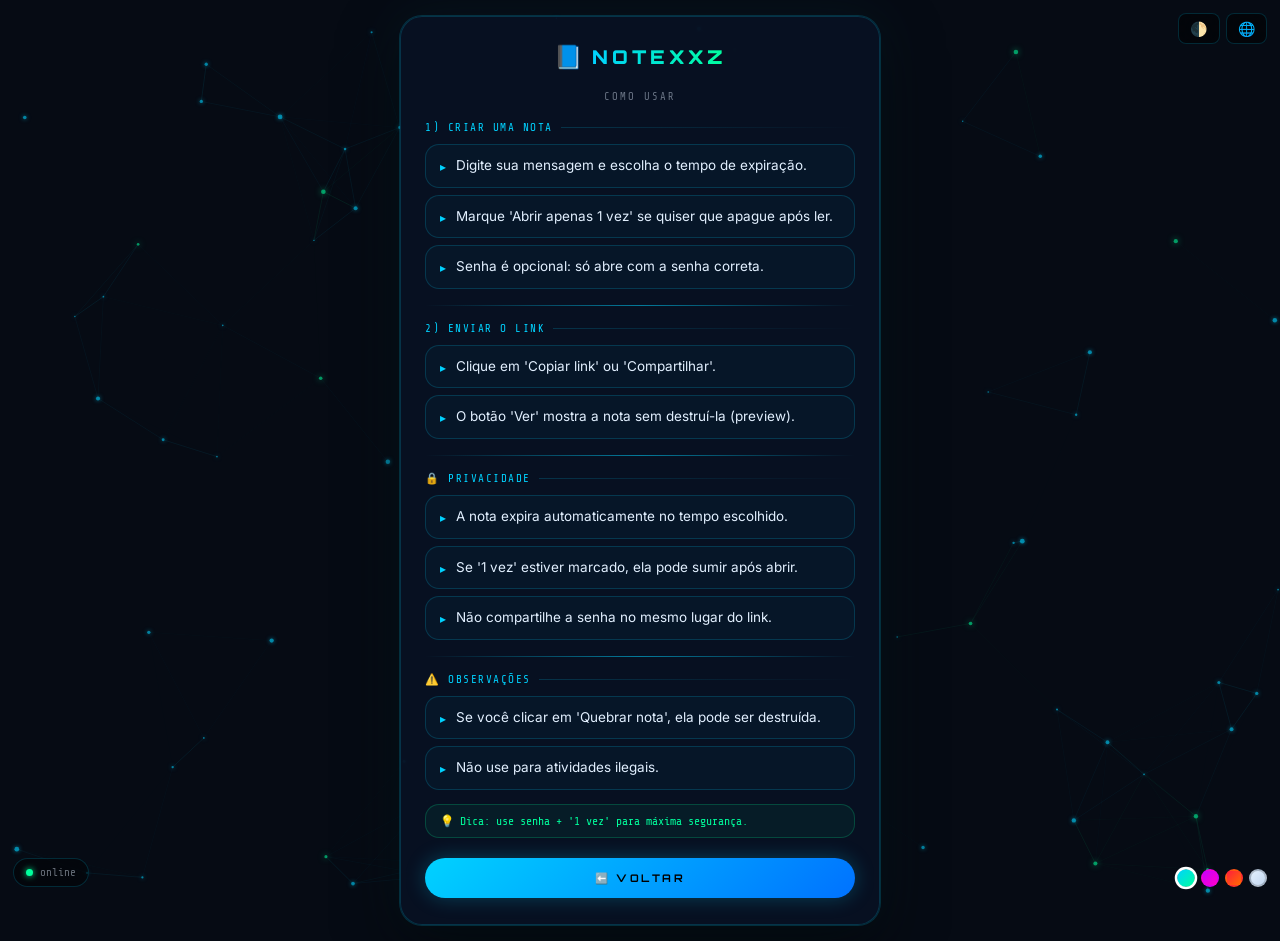
<file: como-usar.html>
<!DOCTYPE html>
<html lang="pt-BR">
<head>
<meta charset="UTF-8">
<title>Como usar • Notexxz</title>
<meta name="viewport" content="width=device-width,initial-scale=1">
<meta name="description" content="Aprenda a usar o Notexxz — mensagens secretas que se autodestroem.">
<link rel="icon" href="data:image/svg+xml,<svg xmlns='http://www.w3.org/2000/svg' viewBox='0 0 100 100'><text y='.9em' font-size='90'>🔐</text></svg>">
<link rel="preconnect" href="https://fonts.googleapis.com">
<link rel="preconnect" href="https://fonts.gstatic.com" crossorigin>
<link href="https://fonts.googleapis.com/css2?family=Orbitron:wght@900&family=Share+Tech+Mono&family=Inter:wght@400;600&display=swap" rel="stylesheet">
<style>
:root{
  --bg:#060b14;--sf:rgba(8,18,36,.88);
  --b:rgba(0,210,255,.18);--bh:rgba(0,210,255,.55);
  --n:#00d2ff;--n2:#00ff9d;--n3:#ff2d6e;
  --t:#e2f0ff;--td:rgba(226,240,255,.45);
}
body.light{
  --bg:#f0f4fa;--sf:rgba(255,255,255,.93);
  --b:rgba(0,100,190,.18);--bh:rgba(0,100,190,.5);
  --n:#006fc2;--n2:#009a60;--n3:#d4003a;
  --t:#0a1628;--td:rgba(10,22,40,.45);
}
body.theme-purple{
  --bg:#0d0614;--sf:rgba(20,8,36,.9);
  --b:rgba(180,0,255,.2);--bh:rgba(180,0,255,.6);
  --n:#c800ff;--n2:#ff00c8;--n3:#ff2d6e;
  --t:#f0e2ff;--td:rgba(240,226,255,.45);
}
body.theme-red{
  --bg:#140608;--sf:rgba(36,8,10,.9);
  --b:rgba(255,30,60,.2);--bh:rgba(255,30,60,.6);
  --n:#ff1e3c;--n2:#ff6b00;--n3:#ff2d6e;
  --t:#ffe2e6;--td:rgba(255,226,230,.45);
}
/* seletor de tema */
.theme-picker{display:flex;gap:6px;align-items:center;justify-content:center}
.theme-dot{
  width:18px;height:18px;border-radius:50%;cursor:pointer;border:2px solid transparent;
  transition:transform .2s,border-color .2s;flex-shrink:0;
}
.theme-dot:hover,.theme-dot.active{transform:scale(1.25);border-color:#fff}
.theme-dot.cyan{background:linear-gradient(135deg,#00d2ff,#00ff9d)}
.theme-dot.purple{background:linear-gradient(135deg,#c800ff,#ff00c8)}
.theme-dot.red{background:linear-gradient(135deg,#ff1e3c,#ff6b00)}
.theme-dot.light-d{background:linear-gradient(135deg,#e2f0ff,#c3d8f0);border-color:rgba(0,0,0,.2)}
*,*::before,*::after{box-sizing:border-box;margin:0;padding:0}
body{
  font-family:'Inter',sans-serif;background:var(--bg);color:var(--t);
  min-height:100dvh;display:flex;align-items:center;justify-content:center;
  padding:16px;transition:background .35s,color .35s;overflow-x:hidden;
}
#rain{position:fixed;inset:0;pointer-events:none;z-index:0}

/* card — idêntico ao index */
.box{
  position:relative;z-index:2;background:var(--sf);border:1px solid var(--b);
  border-radius:22px;padding:26px 24px;max-width:480px;width:100%;
  backdrop-filter:blur(20px);-webkit-backdrop-filter:blur(20px);
  box-shadow:0 0 0 1px var(--b),0 0 50px rgba(0,210,255,.05),0 24px 60px rgba(0,0,0,.55);
  opacity:0;transform:translateY(14px);
  transition:opacity .38s ease,transform .38s ease,border-color .25s,box-shadow .3s ease;
}
.box.show{opacity:1;transform:none}
.box:hover{
  border-color:var(--bh);
  box-shadow:0 0 0 1px var(--bh),0 0 60px rgba(0,210,255,.09),0 24px 60px rgba(0,0,0,.55);
}

/* logo */
.logo{display:flex;align-items:center;justify-content:center;gap:9px;margin-bottom:20px}
.logo-icon{font-size:23px;animation:glow 3s ease-in-out infinite}
@keyframes glow{0%,100%{filter:drop-shadow(0 0 5px var(--n))}50%{filter:drop-shadow(0 0 13px var(--n))}}
.logo-text{
  font-family:'Orbitron',sans-serif;font-size:19px;font-weight:900;
  letter-spacing:4px;text-transform:uppercase;
  background:linear-gradient(90deg,var(--n),var(--n2));
  -webkit-background-clip:text;-webkit-text-fill-color:transparent;background-clip:text;
}

/* page title */
.page-title{
  font-family:'Share Tech Mono',monospace;font-size:10.5px;
  letter-spacing:2px;text-transform:uppercase;color:var(--td);
  margin-bottom:18px;text-align:center;
}

/* divider */
.divider{height:1px;background:linear-gradient(90deg,transparent,var(--bh),transparent);margin:16px 0}

/* sections */
.section-title{
  display:flex;align-items:center;gap:8px;
  font-family:'Share Tech Mono',monospace;font-size:11px;
  letter-spacing:1.5px;text-transform:uppercase;
  color:var(--n);margin-bottom:10px;
}
.section-title span{
  flex:1;height:1px;background:linear-gradient(90deg,var(--b),transparent);
}
ul{list-style:none;display:flex;flex-direction:column;gap:7px}
ul li{
  display:flex;gap:10px;align-items:flex-start;
  font-size:13.5px;line-height:1.6;color:var(--t);
  padding:10px 14px;
  background:rgba(0,210,255,.03);
  border:1px solid var(--b);
  border-radius:14px;
  transition:border-color .2s,background .2s;
}
ul li:hover{border-color:var(--bh);background:rgba(0,210,255,.06)}
ul li::before{
  content:'▸';color:var(--n);font-size:12px;
  margin-top:2px;flex-shrink:0;
}
body.light ul li{background:rgba(0,100,190,.03)}
body.light ul li:hover{background:rgba(0,100,190,.07)}
body.theme-purple ul li{background:rgba(180,0,255,.03)}
body.theme-purple ul li:hover{background:rgba(180,0,255,.08);border-color:rgba(180,0,255,.5)}
body.theme-red ul li{background:rgba(255,30,60,.03)}
body.theme-red ul li:hover{background:rgba(255,30,60,.08);border-color:rgba(255,30,60,.5)}

/* tip badge */
.tip{
  display:inline-flex;align-items:center;gap:6px;
  margin-top:14px;padding:9px 14px;
  background:rgba(0,255,157,.05);border:1px solid rgba(0,255,157,.2);
  border-radius:14px;font-family:'Share Tech Mono',monospace;
  font-size:11.5px;color:var(--n2);width:100%;
}

/* buttons */
button{
  width:100%;padding:12px 16px;border:none;border-radius:50px;
  font-family:'Inter',sans-serif;font-size:14px;font-weight:600;cursor:pointer;
  position:relative;overflow:hidden;
  transition:transform .22s cubic-bezier(.34,1.56,.64,1),box-shadow .22s ease,border-color .22s ease,color .22s ease;
  letter-spacing:.4px;
}
button:active{transform:scale(.95)!important;transition:transform .1s ease!important}
button::after{
  content:'';position:absolute;width:10px;height:10px;left:50%;top:50%;
  transform:translate(-50%,-50%) scale(1);background:rgba(255,255,255,.28);
  border-radius:999px;opacity:0;pointer-events:none;
}
button.rpl::after{animation:rpl .46s ease-out}
@keyframes rpl{0%{opacity:.5;transform:translate(-50%,-50%) scale(1)}100%{opacity:0;transform:translate(-50%,-50%) scale(28)}}

.btn-back{
  background:linear-gradient(135deg,var(--n),#0072ff);color:#000;font-weight:700;
  margin-top:20px;font-family:'Orbitron',sans-serif;font-size:10.5px;
  letter-spacing:2.5px;text-transform:uppercase;
  box-shadow:0 0 20px rgba(0,210,255,.25);
  text-decoration:none;display:block;text-align:center;padding:13px;
  border-radius:50px;
  transition:transform .22s cubic-bezier(.34,1.56,.64,1),box-shadow .22s ease;
}
.btn-back:hover{box-shadow:0 0 36px rgba(0,210,255,.48);transform:translateY(-1px)}

/* top controls — idêntico ao index */
.tc{position:fixed!important;top:13px!important;right:13px!important;left:auto!important;bottom:auto!important;z-index:9999!important;display:flex;gap:6px}
.tc button{width:auto;padding:6px 11px;font-size:14px;border-radius:8px;margin:0;background:rgba(0,0,0,.48);border:1px solid var(--b);color:var(--t);backdrop-filter:blur(10px)}
body.light .tc button{background:rgba(255,255,255,.75)}
.tc button:hover{border-color:var(--bh);background:rgba(0,210,255,.1)}

/* status pill */
.fs{position:fixed;left:13px;bottom:13px;z-index:9999}
.sp{display:flex;align-items:center;gap:7px;padding:7px 12px;border-radius:999px;font-family:'Share Tech Mono',monospace;font-size:11px;color:var(--td);border:1px solid var(--b);background:rgba(0,0,0,.4);backdrop-filter:blur(12px)}
body.light .sp{background:rgba(255,255,255,.78)}
.sd{width:7px;height:7px;border-radius:999px;background:var(--n2);box-shadow:0 0 6px var(--n2);animation:bl 2.2s ease-in-out infinite}
@keyframes bl{0%,100%{opacity:1}50%{opacity:.3}}
.sd.off{background:var(--n3);box-shadow:0 0 6px var(--n3);animation:none}

/* mobile */
@media(max-width:520px){
  body{padding:12px}
  .box{padding:20px 16px}
  .logo-text{font-size:17px;letter-spacing:3px}
  ul li{font-size:13px;padding:9px 12px}
  .tc{top:11px!important;right:11px!important}
}
@media(prefers-reduced-motion:reduce){*{animation:none!important;transition:none!important}}
</style>
</head>
<body>
<canvas id="rain"></canvas>

<div class="tc">
  <button onclick="toggleTheme()">🌓</button>
  <button onclick="toggleLang()">🌐</button>
</div>

<!-- SELETOR DE TEMAS (canto inferior direito) -->
<div style="position:fixed;right:13px;bottom:13px;z-index:9999">
  <div class="theme-picker">
    <div class="theme-dot cyan active" onclick="setTheme('cyan')" title="Cyan"></div>
    <div class="theme-dot purple" onclick="setTheme('purple')" title="Roxo"></div>
    <div class="theme-dot red" onclick="setTheme('red')" title="Vermelho"></div>
    <div class="theme-dot light-d" onclick="setTheme('light')" title="Claro"></div>
  </div>
</div>

<div class="fs">
  <div class="sp">
    <span class="sd" id="onlineDot"></span>
    <span id="onlineText">online</span>
  </div>
</div>

<div class="box" id="card">
  <div class="logo">
    <span class="logo-icon">📘</span>
    <span class="logo-text">Notexxz</span>
  </div>
  <p class="page-title" id="t_title">como usar</p>

  <div class="section">
    <div class="section-title" id="t_h2_1">1) Criar uma nota <span></span></div>
    <ul>
      <li id="t_1a"></li>
      <li id="t_1b"></li>
      <li id="t_1c"></li>
    </ul>
  </div>

  <div class="divider"></div>

  <div class="section">
    <div class="section-title" id="t_h2_2">2) Enviar o link <span></span></div>
    <ul>
      <li id="t_2a"></li>
      <li id="t_2b"></li>
    </ul>
  </div>

  <div class="divider"></div>

  <div class="section">
    <div class="section-title" id="t_h2_3">🔒 Privacidade <span></span></div>
    <ul>
      <li id="t_3a"></li>
      <li id="t_3b"></li>
      <li id="t_3c"></li>
    </ul>
  </div>

  <div class="divider"></div>

  <div class="section">
    <div class="section-title" id="t_h2_4">⚠️ Observações <span></span></div>
    <ul>
      <li id="t_4a"></li>
      <li id="t_4b"></li>
    </ul>
  </div>

  <div class="tip" id="t_tip"></div>

  <a class="btn-back" href="index.html" id="t_back">⬅️ Voltar</a>
</div>

<script>
const T={
  pt:{
    title:"como usar",
    h21:"1) Criar uma nota",
    a1:"Digite sua mensagem e escolha o tempo de expiração.",
    b1:"Marque 'Abrir apenas 1 vez' se quiser que apague após ler.",
    c1:"Senha é opcional: só abre com a senha correta.",
    h22:"2) Enviar o link",
    a2:"Clique em 'Copiar link' ou 'Compartilhar'.",
    b2:"O botão 'Ver' mostra a nota sem destruí-la (preview).",
    h23:"🔒 Privacidade",
    a3:"A nota expira automaticamente no tempo escolhido.",
    b3:"Se '1 vez' estiver marcado, ela pode sumir após abrir.",
    c3:"Não compartilhe a senha no mesmo lugar do link.",
    h24:"⚠️ Observações",
    a4:"Se você clicar em 'Quebrar nota', ela pode ser destruída.",
    b4:"Não use para atividades ilegais.",
    tip:"💡 Dica: use senha + '1 vez' para máxima segurança.",
    back:"⬅️ Voltar",
    on:"online",off:"offline"
  },
  en:{
    title:"how it works",
    h21:"1) Create a note",
    a1:"Type your message and choose an expiration time.",
    b1:"Enable 'Open only once' to delete after reading.",
    c1:"Password is optional: it only opens with the correct password.",
    h22:"2) Send the link",
    a2:"Tap 'Copy link' or 'Share'.",
    b2:"The 'Preview' button shows the note without breaking it.",
    h23:"🔒 Privacy",
    a3:"The note expires automatically after the chosen time.",
    b3:"If 'one time' is enabled, it may disappear after opening.",
    c3:"Don't share the password in the same place as the link.",
    h24:"⚠️ Notes",
    a4:"If you press 'Break note', it can be destroyed.",
    b4:"Do not use for illegal activities.",
    tip:"💡 Tip: use password + 'once' for maximum security.",
    back:"⬅️ Back",
    on:"online",off:"offline"
  }
};

let lang=localStorage.getItem("lang")||"pt";
const $=id=>document.getElementById(id);

function applyLang(){
  const t=T[lang];
  document.documentElement.lang=lang==="pt"?"pt-BR":"en";
  $("t_title").innerText=t.title;
  $("t_h2_1").innerHTML=t.h21+' <span></span>';
  $("t_1a").innerText=t.a1;
  $("t_1b").innerText=t.b1;
  $("t_1c").innerText=t.c1;
  $("t_h2_2").innerHTML=t.h22+' <span></span>';
  $("t_2a").innerText=t.a2;
  $("t_2b").innerText=t.b2;
  $("t_h2_3").innerHTML=t.h23+' <span></span>';
  $("t_3a").innerText=t.a3;
  $("t_3b").innerText=t.b3;
  $("t_3c").innerText=t.c3;
  $("t_h2_4").innerHTML=t.h24+' <span></span>';
  $("t_4a").innerText=t.a4;
  $("t_4b").innerText=t.b4;
  $("t_tip").innerText=t.tip;
  $("t_back").innerText=t.back;
  const on=navigator.onLine;
  $("onlineDot").classList.toggle("off",!on);
  $("onlineText").textContent=on?t.on:t.off;
}
applyLang();

window.toggleLang=()=>{lang=lang==="pt"?"en":"pt";localStorage.setItem("lang",lang);applyLang()};

// ===== SISTEMA DE TEMAS (igual ao index) =====
const THEMES=["cyan","purple","red","light"];
window.setTheme=function(theme){
  document.body.classList.remove("theme-purple","theme-red","light");
  if(theme==="purple") document.body.classList.add("theme-purple");
  else if(theme==="red") document.body.classList.add("theme-red");
  else if(theme==="light") document.body.classList.add("light");
  localStorage.setItem("theme",theme);
  document.querySelectorAll(".theme-dot").forEach(d=>d.classList.remove("active"));
  const dot=document.querySelector(`.theme-dot.${theme==="light"?"light-d":theme}`);
  if(dot) dot.classList.add("active");
};
window.toggleTheme=()=>{
  const cur=localStorage.getItem("theme")||"cyan";
  const next=THEMES[(THEMES.indexOf(cur)+1)%THEMES.length];
  setTheme(next);
};
const savedTheme=localStorage.getItem("theme")||"cyan";
setTheme(savedTheme);
window.addEventListener("online",applyLang);
window.addEventListener("offline",applyLang);

// ripple nos botões
document.querySelectorAll("button").forEach(b=>{
  b.addEventListener("click",()=>{b.classList.remove("rpl");void b.offsetWidth;b.classList.add("rpl")});
});

// entrada suave do card
requestAnimationFrame(()=>$("card").classList.add("show"));

// ===== PARTICLE NETWORK (mesmo do index) =====
const cv=document.getElementById("rain"),cx=cv.getContext("2d");
const mob=matchMedia("(max-width:520px)").matches;
let run=true;
document.addEventListener("visibilitychange",()=>{run=!document.hidden});

function rsz(){cv.width=innerWidth;cv.height=innerHeight}
rsz();addEventListener("resize",()=>{rsz();init()});

const N=mob?45:80,MAX_D=mob?120:150;
let pts=[];
function init(){
  pts=[];
  for(let i=0;i<N;i++) pts.push({
    x:Math.random()*innerWidth,y:Math.random()*innerHeight,
    vx:(Math.random()-.5)*.4,vy:(Math.random()-.5)*.4,
    r:Math.random()*1.8+.6,c:Math.random()>.75?1:0
  });
}
init();

const COL=["#00d2ff","#00ff9d"];
let frame=0;
function loop(){
  requestAnimationFrame(loop);
  if(!run)return;
  if(mob&&(frame++&1))return;
  cx.clearRect(0,0,innerWidth,innerHeight);
  for(let i=0;i<N;i++){
    for(let j=i+1;j<N;j++){
      const dx=pts[i].x-pts[j].x,dy=pts[i].y-pts[j].y;
      const d=Math.sqrt(dx*dx+dy*dy);
      if(d<MAX_D){
        cx.beginPath();cx.globalAlpha=(1-d/MAX_D)*.18;
        cx.strokeStyle=COL[pts[i].c];cx.lineWidth=.6;
        cx.moveTo(pts[i].x,pts[i].y);cx.lineTo(pts[j].x,pts[j].y);cx.stroke();
      }
    }
  }
  for(const p of pts){
    cx.beginPath();cx.globalAlpha=.55;
    cx.fillStyle=COL[p.c];cx.shadowBlur=p.c?6:4;cx.shadowColor=COL[p.c];
    cx.arc(p.x,p.y,p.r,0,Math.PI*2);cx.fill();
    p.x+=p.vx;p.y+=p.vy;
    if(p.x<0||p.x>innerWidth)p.vx*=-1;
    if(p.y<0||p.y>innerHeight)p.vy*=-1;
  }
  cx.shadowBlur=0;
}
loop();
</script>
</body>
</html>
</file>
